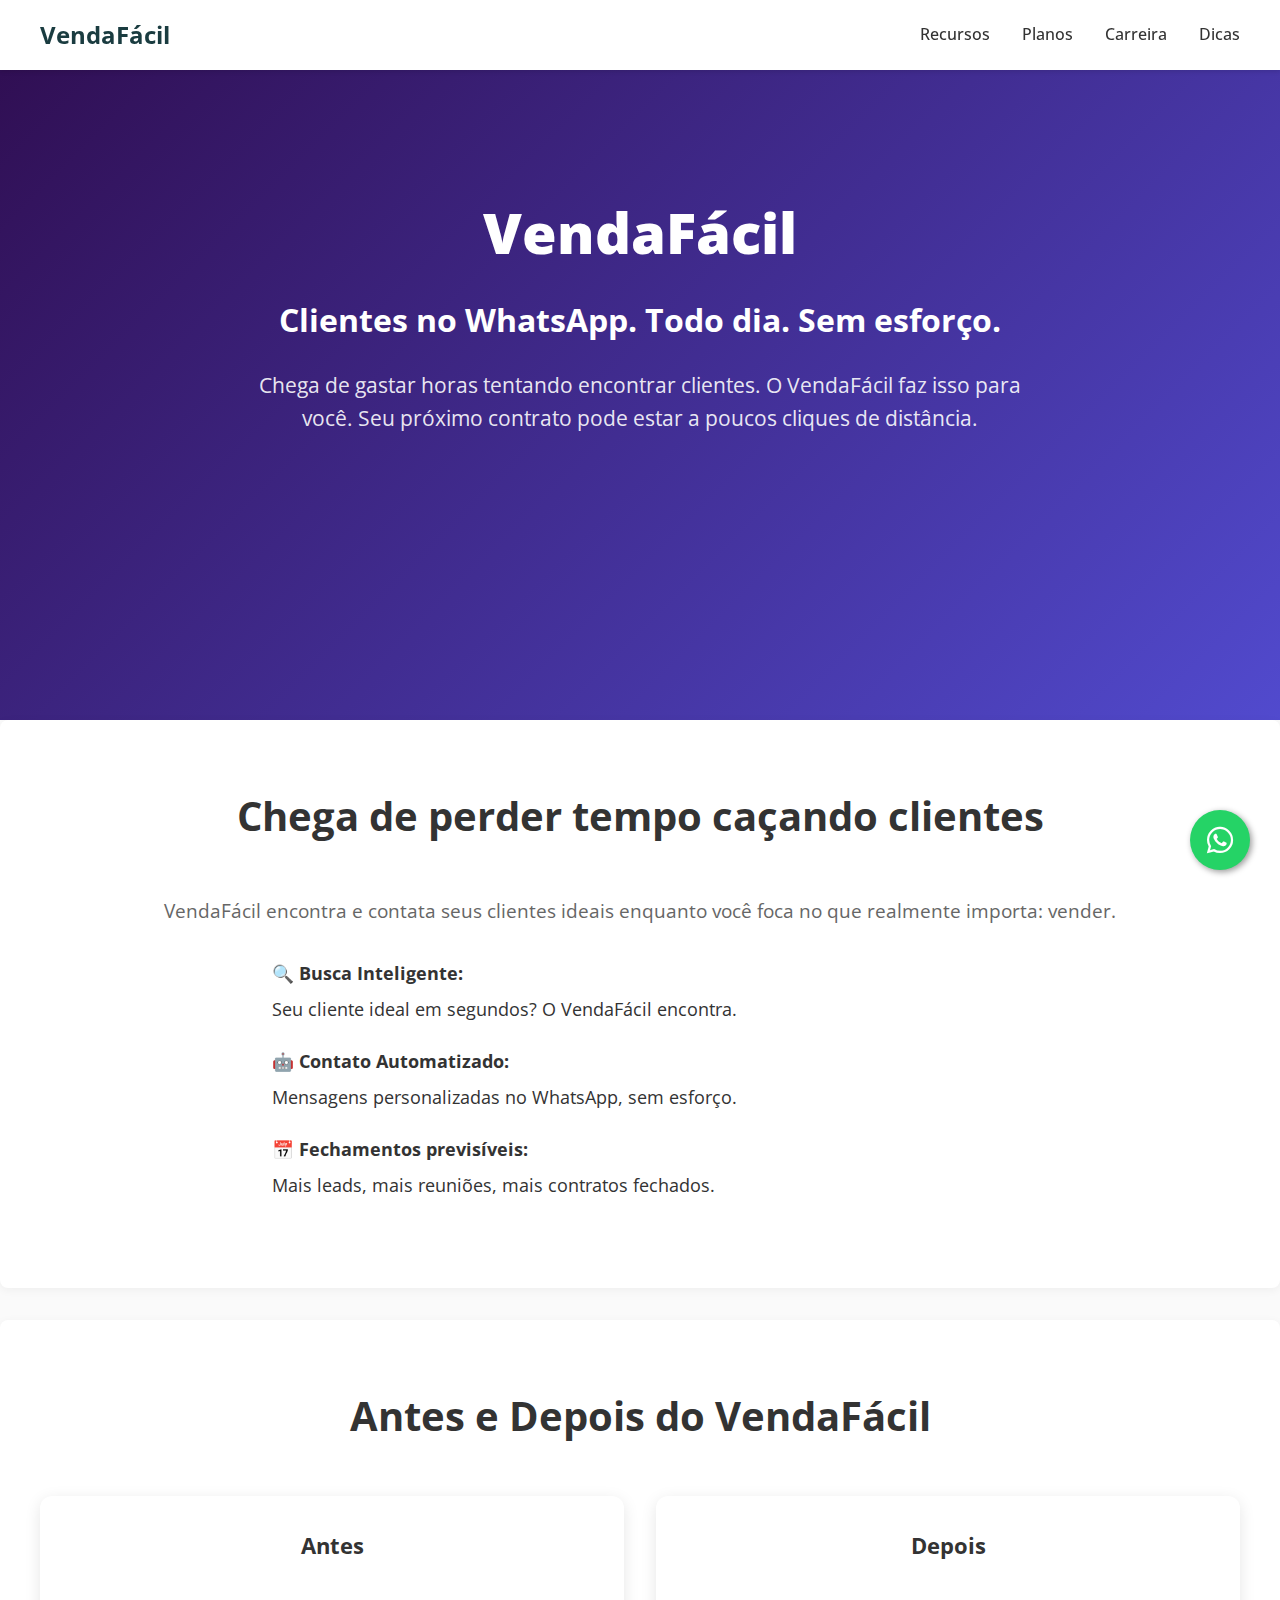
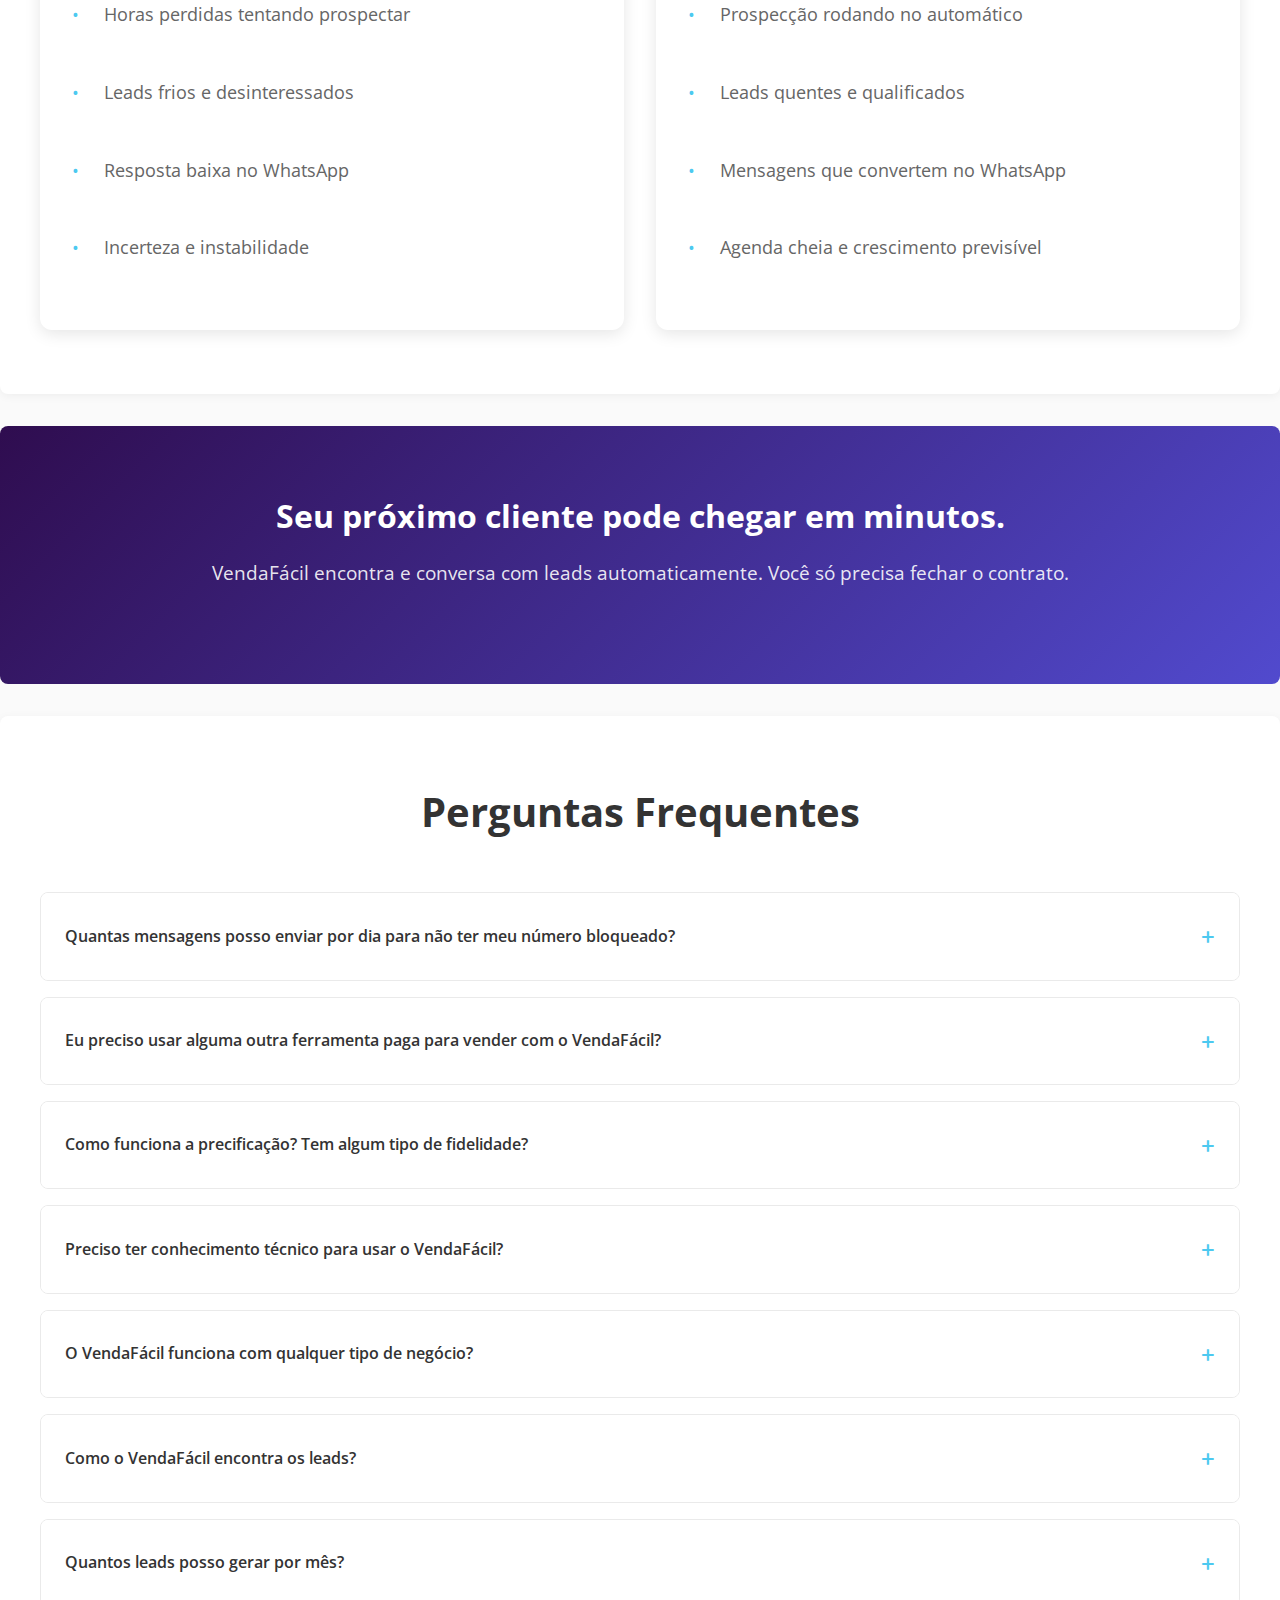
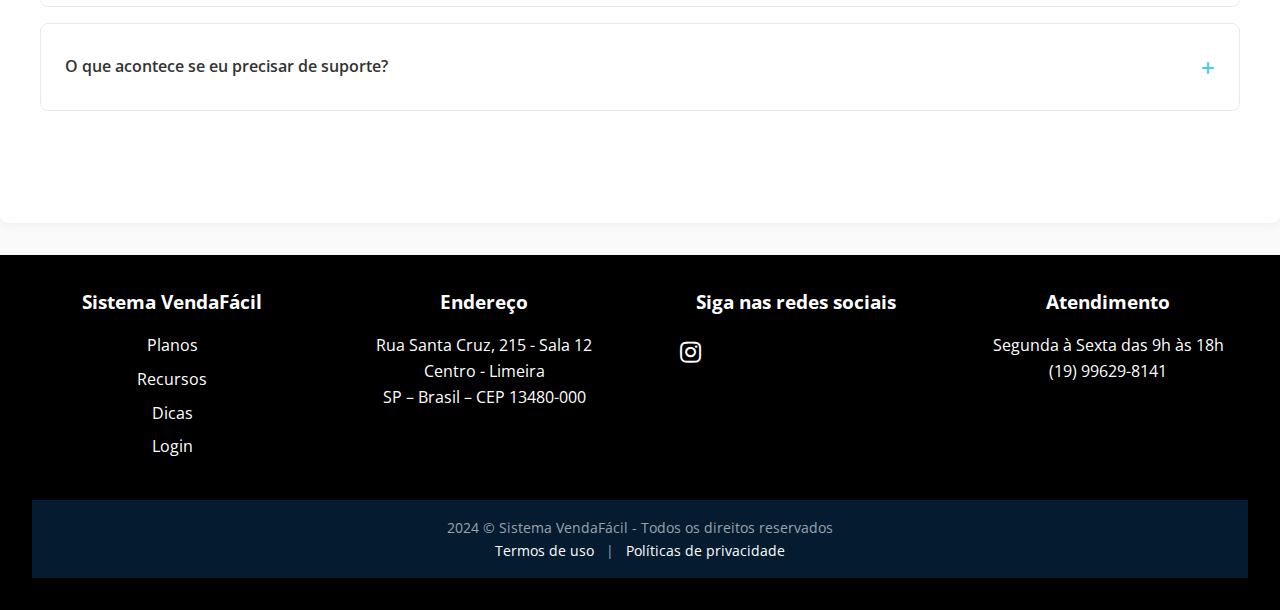
<file: index.html>
<!DOCTYPE html>
<html lang="pt-BR">
<head>
  <meta charset="UTF-8">
  <meta name="description" content="VendaFácil - Nunca mais perca tempo prospectando. Seu cliente ideal no WhatsApp, todo dia, sem esforço.">
  <meta name="keywords" content="Automação de Vendas, Prospecção Automática, Geração de Leads, WhatsApp Marketing, Inteligência Artificial, Escalar Negócios">
  <meta name="author" content="VendaFácil">
  <meta name="viewport" content="width=device-width, initial-scale=1.0">
  <title>VendaFácil | Chega de Perder Tempo com Prospecção.</title>
  <link rel="icon" href="public/favicon.png" type="image/png">
  <link href="https://fonts.googleapis.com/css2?family=Open+Sans:wght@400;600;700&display=swap" rel="stylesheet">
  <link rel="stylesheet" href="https://cdnjs.cloudflare.com/ajax/libs/font-awesome/5.15.4/css/all.min.css">
  <link rel="stylesheet" href="styles.css">
</head>
<body>
  <nav class="navbar">
    <div class="nav-container">
      <a href="/" class="nav-logo">VendaFácil</a>
      <div class="nav-links">
        <a href="/recursos.html">Recursos</a>
        <a href="/planos.html">Planos</a>
        <a href="/index.html">Carreira</a>
        <a href="/dicas.html">Dicas</a>
      </div>
    </div>
  </nav>

  <header>
    <section class="hero">
      <h1>VendaFácil</h1>
      <h2>Clientes no WhatsApp. Todo dia. Sem esforço.</h2>
      <p>Chega de gastar horas tentando encontrar clientes. O VendaFácil faz isso para você. Seu próximo contrato pode estar a poucos cliques de distância.</p>
      <div class="button-container">
        <script async src="https://js.stripe.com/v3/buy-button.js"></script>
        <stripe-buy-button
          buy-button-id="buy_btn_1R57S7CoZTeC5nOajlbuLwbz" 
          publishable-key="pk_live_51QmliPCoZTeC5nOaRVLxFNhtUYjsp9FOt6DeIuewyGBdLBSsdzO2x8KlAyEymA8U1mthbPV4na3BW1406AdH80uL00kKSb8GcO" 
        ></stripe-buy-button>
      </div>
    </section>
  </header>
  
  <main>
    <section class="section-color">
      <div class="section-content">
        <h2>Chega de perder tempo caçando clientes</h2>
        <p>VendaFácil encontra e contata seus clientes ideais enquanto você foca no que realmente importa: vender.</p>
        <ul>
          <li><strong>🔍 Busca Inteligente:</strong> Seu cliente ideal em segundos? O VendaFácil encontra.</li>
          <li><strong>🤖 Contato Automatizado:</strong> Mensagens personalizadas no WhatsApp, sem esforço.</li>
          <li><strong>📅 Fechamentos previsíveis:</strong> Mais leads, mais reuniões, mais contratos fechados.</li>
        </ul>
      </div>
    </section>
    
    <section class="section-color">
      <div class="section-content">
        <h2>Antes e Depois do VendaFácil</h2>
        <div class="antes-depois-container">
          <div class="antes-depois-card">
            <h3>Antes</h3>
            <ul>
              <li>Horas perdidas tentando prospectar</li>
              <li>Leads frios e desinteressados</li>
              <li>Resposta baixa no WhatsApp</li>
              <li>Incerteza e instabilidade</li>
            </ul>
          </div>
          <div class="antes-depois-card">
            <h3>Depois</h3>
            <ul>
              <li>Prospecção rodando no automático</li>
              <li>Leads quentes e qualificados</li>
              <li>Mensagens que convertem no WhatsApp</li>
              <li>Agenda cheia e crescimento previsível</li>
            </ul>
          </div>
        </div>
      </div>
    </section>
    
    <section class="cta-final">
      <h3>Seu próximo cliente pode chegar em minutos.</h3>
      <p>VendaFácil encontra e conversa com leads automaticamente. Você só precisa fechar o contrato.</p>
      <div class="button-container">
        <script async src="https://js.stripe.com/v3/buy-button.js"></script>
        <stripe-buy-button
          buy-button-id="buy_btn_1R57S7CoZTeC5nOajlbuLwbz" 
          publishable-key="pk_live_51QmliPCoZTeC5nOaRVLxFNhtUYjsp9FOt6DeIuewyGBdLBSsdzO2x8KlAyEymA8U1mthbPV4na3BW1406AdH80uL00kKSb8GcO" 
        ></stripe-buy-button>
      </div>
    </section>

    <section class="section-color faq-section">
      <div class="section-content">
        <h2>Perguntas Frequentes</h2>
        
        <div class="faq-item">
          <div class="question">Quantas mensagens posso enviar por dia para não ter meu número bloqueado?</div>
          <div class="answer">Se for um WhatsApp totalmente novo, aconselhamos chamar 40 pessoas por dia nos primeiros 15 dias com uma mensagem de alta probabilidade de resposta. Isso vai melhorando sua reputação. Depois de um tempo, você pode estar chamando mais de 100 pessoas por dia sem problemas. O sistema tem uma lógica também que simula comportamento humano, então isso também ajuda a evitar bloqueios.</div>
        </div>
        
        <div class="faq-item">
          <div class="question">Eu preciso usar alguma outra ferramenta paga para vender com o VendaFácil?</div>
          <div class="answer">Não! O VendaFácil é uma solução completa. Você só precisa dele e do WhatsApp. Nossa ferramenta cuida de toda a parte geração de lista abordagem inicial, permitindo que você foque apenas no fechamento das vendas.</div>
        </div>
        
        <div class="faq-item">
          <div class="question">Como funciona a precificação? Tem algum tipo de fidelidade?</div>
          <div class="answer">O VendaFácil tem um plano único mensal de R$97,00. Não existe períodos mínimos de fidelidade ou taxas ocultas. Você pode cancelar a hora que quiser e continuar a usar todas as funcionalidades, incluindo todos os ativos/prospecção, durante esse período.</div>
        </div>
        
        <div class="faq-item">
          <div class="question">Preciso ter conhecimento técnico para usar o VendaFácil?</div>
          <div class="answer">Absolutamente não! O VendaFácil foi desenvolvido pensando em ser super intuitivo e fácil de usar. Não é necessário conhecimento em programação ou habilidades técnicas avançadas. Qualquer pessoa que saiba usar o google e o whatsapp consegue utilizar nossa ferramenta.</div>
        </div>
        
        <div class="faq-item">
          <div class="question">O VendaFácil funciona com qualquer tipo de negócio?</div>
          <div class="answer">O VendaFácil é especialmente eficiente para empresas B2B e profissionais que precisam prospectar negócios locais como barbearias, academias, salões de beleza, clinicas, mercados, bares, restaurantes, consultorias, imobiliárias, etc.</div>
        </div>
        
        <div class="faq-item">
          <div class="question">Como o VendaFácil encontra os leads?</div>
          <div class="answer">Atualmente as listas são geradas pelo google maps e google business profile. Ainda estamos trabalhando para expandir para outras fontes como dados da receita federal e linkedin.</div>
        </div>
        
        <div class="faq-item">
          <div class="question">Quantos leads posso gerar por mês?</div>
          <div class="answer">Não há limite definido para geração de leads. A quantidade dependerá do seu nicho de mercado e da disponibilidade de contatos. No entanto, considerando os limites seguros de mensagens do WhatsApp mencionados anteriormente, você pode facilmente prospectar entre 1.000 a 3.000 leads qualificados por mês após o período inicial.</div>
        </div>
        
        <div class="faq-item">
          <div class="question">O que acontece se eu precisar de suporte?</div>
          <div class="answer">Oferecemos suporte prioritário para todos os clientes via WhatsApp. Nossa equipe está disponível em horário comercial para ajudar com qualquer dúvida ou problema que você possa enfrentar.</div>
        </div>

        <!-- Buy Button after FAQ -->
        <div class="button-container" style="margin-top: 3rem; text-align: center;">
          <script async src="https://js.stripe.com/v3/buy-button.js"></script>
          <stripe-buy-button
            buy-button-id="buy_btn_1R57S7CoZTeC5nOajlbuLwbz" 
            publishable-key="pk_live_51QmliPCoZTeC5nOaRVLxFNhtUYjsp9FOt6DeIuewyGBdLBSsdzO2x8KlAyEymA8U1mthbPV4na3BW1406AdH80uL00kKSb8GcO" 
          ></stripe-buy-button>
        </div>
      </div>
    </section>
  </main>
  
  <footer style="background-color: #000; color: #fff; padding: 2rem; font-family: sans-serif;">
    <div class="footer-container" style="display: flex; flex-wrap: wrap; justify-content: space-between;">
      <!-- Left Column: Menu Links -->
      <div class="footer-column" style="flex: 1 1 200px; margin: 0 1rem;">
        <h3 style="margin-bottom: 1rem;">Sistema VendaFácil</h3>
        <ul style="list-style: none; padding: 0; margin: 0;">
          <li style="margin-bottom: 0.5rem;">
            <a href="carry_lp/planos.html" style="color: #fff; text-decoration: none;">Planos</a>
          </li>
          <li style="margin-bottom: 0.5rem;">
            <a href="carry_lp/recursos.html" style="color: #fff; text-decoration: none;">Recursos</a>
          </li>
          <li style="margin-bottom: 0.5rem;">
            <a href="carry_lp/dicas.html" style="color: #fff; text-decoration: none;">Dicas</a>
          </li>
          <li style="margin-bottom: 0.5rem;">
            <a href="https://frontcarry-production.up.railway.app/" style="color: #fff; text-decoration: none;">Login</a>
          </li>
        </ul>
      </div>
      
      <!-- Middle Column: Address -->
      <div class="footer-column" style="flex: 1 1 200px; margin: 0 1rem;">
        <h3 style="margin-bottom: 1rem;">Endereço</h3>
        <address style="font-style: normal;">
          Rua Santa Cruz, 215 - Sala 12<br>
          Centro - Limeira<br>
          SP – Brasil – CEP 13480-000
        </address>
      </div>
      
      <!-- Middle Column: Social Media -->
      <div class="footer-column" style="flex: 1 1 200px; margin: 0 1rem;">
        <h3 style="margin-bottom: 1rem;">Siga nas redes sociais</h3>
        <div style="display: flex; gap: 1rem;">
          <a href="https://instagram.com/sistemavendafacil" style="color: #fff; font-size: 1.5rem;" target="_blank">
            <i class="fab fa-instagram"></i>
          </a>
        </div>
      </div>
      
      <!-- Right Column: Contact/Support -->
      <div class="footer-column" style="flex: 1 1 200px; margin: 0 1rem;">
        <h3 style="margin-bottom: 1rem;">Atendimento</h3>
        <p>
          Segunda à Sexta das 9h às 18h<br>
          (19) 99629-8141
        </p>
      </div>
    </div>
    
    <!-- Bottom Bar: Copyright -->
    <div class="footer-bottom" style="text-align: center; margin-top: 2rem;">
      <p>2024 © Sistema VendaFácil - Todos os direitos reservados</p>
      <p>
        <a href="#termos" style="color: #fff; text-decoration: none; margin-right: 0.5rem;">Termos de uso</a> | 
        <a href="#politicas" style="color: #fff; text-decoration: none; margin-left: 0.5rem;">Políticas de privacidade</a>
      </p>
    </div>
  </footer>
  

  <script>
    // FAQ Accordion functionality
    document.addEventListener('DOMContentLoaded', function() {
      const questions = document.querySelectorAll('.question');
      
      questions.forEach(question => {
        question.addEventListener('click', function() {
          // Toggle active class on the question
          this.classList.toggle('active');
          
          // Toggle show class on the answer
          const answer = this.nextElementSibling;
          answer.classList.toggle('show');
          
          // Close other open FAQs (optional - remove if you want multiple open at once)
          questions.forEach(q => {
            if (q !== question) {
              q.classList.remove('active');
              q.nextElementSibling.classList.remove('show');
            }
          });
        });
      });
    });
  </script>
  <a href="https://wa.me/5519996298141" class="whatsapp-float" target="_blank">
    <i class="fab fa-whatsapp"></i>
  </a>
</body>
</html>
</file>
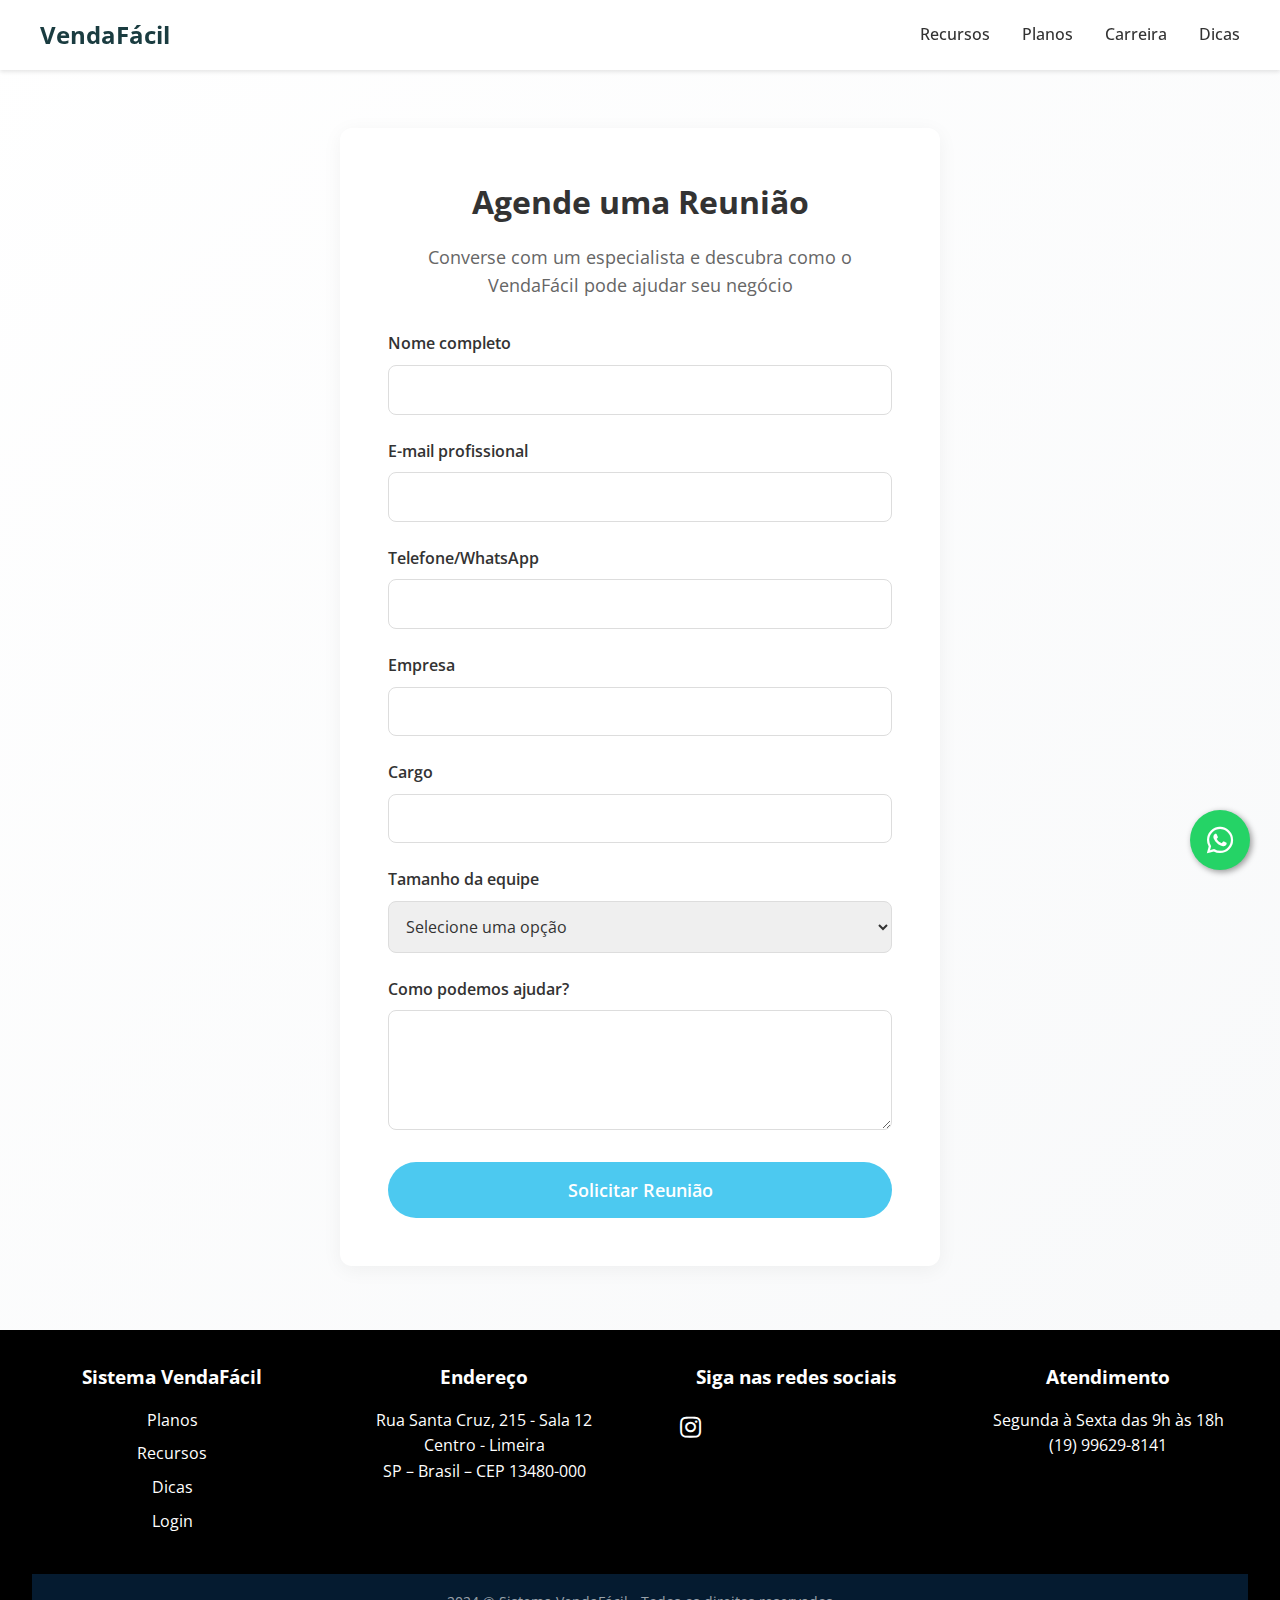
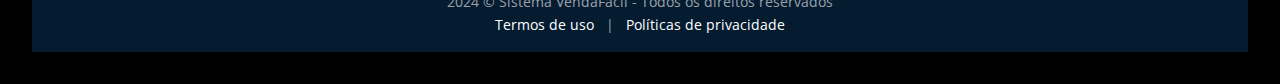
<file: form.html>
<!DOCTYPE html>
<html lang="pt-BR">
<head>
  <meta charset="UTF-8">
  <meta name="description" content="VendaFácil - Agende uma reunião com nossa equipe">
  <meta name="viewport" content="width=device-width, initial-scale=1.0">
  <title>Agendar Reunião | VendaFácil</title>
  <link rel="icon" href="public/favicon.png" type="image/png">
  <link href="https://fonts.googleapis.com/css2?family=Open+Sans:wght@400;600;700&display=swap" rel="stylesheet">
  <link rel="stylesheet" href="https://cdnjs.cloudflare.com/ajax/libs/font-awesome/5.15.4/css/all.min.css">
  <link rel="stylesheet" href="styles.css">
  <style>
    .form-section {
      padding: 8rem 2rem 4rem;
      background: linear-gradient(135deg, #ffffff, #f8f9fa);
      min-height: 100vh;
    }
    
    .form-container {
      max-width: 600px;
      margin: 0 auto;
      background: white;
      padding: 3rem;
      border-radius: 12px;
      box-shadow: 0 4px 20px rgba(0, 0, 0, 0.05);
    }
    
    .form-header {
      text-align: center;
      margin-bottom: 2rem;
    }
    
    .form-header h1 {
      font-size: 2rem;
      color: #333;
      margin-bottom: 1rem;
    }
    
    .form-header p {
      color: #666;
      font-size: 1.1rem;
    }
    
    .form-group {
      margin-bottom: 1.5rem;
    }
    
    .form-group label {
      display: block;
      margin-bottom: 0.5rem;
      color: #333;
      font-weight: 600;
    }
    
    .form-group input,
    .form-group select,
    .form-group textarea {
      width: 100%;
      padding: 0.8rem;
      border: 1px solid #ddd;
      border-radius: 8px;
      font-size: 1rem;
      color: #333;
      transition: border-color 0.3s ease;
    }
    
    .form-group input:focus,
    .form-group select:focus,
    .form-group textarea:focus {
      outline: none;
      border-color: #4cc9f0;
    }
    
    .form-group textarea {
      min-height: 120px;
      resize: vertical;
    }
    
    .submit-button {
      display: block;
      width: 100%;
      padding: 1rem;
      background: #4cc9f0;
      color: white;
      border: none;
      border-radius: 50px;
      font-size: 1.1rem;
      font-weight: 600;
      cursor: pointer;
      transition: all 0.3s ease;
    }
    
    .submit-button:hover {
      background: #3ab8df;
      transform: translateY(-2px);
    }

    @media (max-width: 768px) {
      .form-container {
        padding: 2rem;
      }
    }
  </style>
</head>
<body>
  <nav class="navbar">
    <div class="nav-container">
      <a href="/" class="nav-logo">VendaFácil</a>
      <div class="nav-links">
        <a href="carry_lp/recursos.html">Recursos</a>
        <a href="carry_lp/planos.html">Planos</a>
        <a href="carry_lp/index.html">Carreira</a>
        <a href="carry_lp/dicas.html">Dicas</a>
      </div>
    </div>
  </nav>

  <main class="form-section">
    <div class="form-container">
      <div class="form-header">
        <h1>Agende uma Reunião</h1>
        <p>Converse com um especialista e descubra como o VendaFácil pode ajudar seu negócio</p>
      </div>
      
      <form id="meeting-form" action="https://formspree.io/f/xoqgkbvb" method="POST">
        <div class="form-group">
          <label for="name">Nome completo</label>
          <input type="text" id="name" name="name" required>
        </div>
        
        <div class="form-group">
          <label for="email">E-mail profissional</label>
          <input type="email" id="email" name="email" required>
        </div>
        
        <div class="form-group">
          <label for="phone">Telefone/WhatsApp</label>
          <input type="tel" id="phone" name="phone" required>
        </div>
        
        <div class="form-group">
          <label for="company">Empresa</label>
          <input type="text" id="company" name="company" required>
        </div>
        
        <div class="form-group">
          <label for="role">Cargo</label>
          <input type="text" id="role" name="role" required>
        </div>
        
        <div class="form-group">
          <label for="team-size">Tamanho da equipe</label>
          <select id="team-size" name="team-size" required>
            <option value="">Selecione uma opção</option>
            <option value="1">1 pessoa</option>
            <option value="2-5">2 a 5 pessoas</option>
            <option value="6-10">6 a 10 pessoas</option>
            <option value="11+">Mais de 10 pessoas</option>
          </select>
        </div>
        
        <div class="form-group">
          <label for="message">Como podemos ajudar?</label>
          <textarea id="message" name="message" required></textarea>
        </div>
        
        <button type="submit" class="submit-button">Solicitar Reunião</button>
      </form>
    </div>
  </main>

  <footer style="background-color: #000; color: #fff; padding: 2rem; font-family: sans-serif;">
    <div class="footer-container" style="display: flex; flex-wrap: wrap; justify-content: space-between;">
      <!-- Left Column: Menu Links -->
      <div class="footer-column" style="flex: 1 1 200px; margin: 0 1rem;">
        <h3 style="margin-bottom: 1rem;">Sistema VendaFácil</h3>
        <ul style="list-style: none; padding: 0; margin: 0;">
          <li style="margin-bottom: 0.5rem;">
            <a href="planos.html" style="color: #fff; text-decoration: none;">Planos</a>
          </li>
          <li style="margin-bottom: 0.5rem;">
            <a href="recursos.html" style="color: #fff; text-decoration: none;">Recursos</a>
          </li>
          <li style="margin-bottom: 0.5rem;">
            <a href="dicas.html" style="color: #fff; text-decoration: none;">Dicas</a>
          </li>
          <li style="margin-bottom: 0.5rem;">
            <a href="https://frontcarry-production.up.railway.app/" style="color: #fff; text-decoration: none;">Login</a>
          </li>
        </ul>
      </div>
      
      <!-- Middle Column: Address -->
      <div class="footer-column" style="flex: 1 1 200px; margin: 0 1rem;">
        <h3 style="margin-bottom: 1rem;">Endereço</h3>
        <address style="font-style: normal;">
          Rua Santa Cruz, 215 - Sala 12<br>
          Centro - Limeira<br>
          SP – Brasil – CEP 13480-000
        </address>
      </div>
      
      <!-- Middle Column: Social Media -->
      <div class="footer-column" style="flex: 1 1 200px; margin: 0 1rem;">
        <h3 style="margin-bottom: 1rem;">Siga nas redes sociais</h3>
        <div style="display: flex; gap: 1rem;">          
          <a href="https://instagram.com/sistemavendafacil" style="color: #fff; font-size: 1.5rem;" target="_blank">
            <i class="fab fa-instagram"></i>
          </a>
        </div>
      </div>
      
      <!-- Right Column: Contact/Support -->
      <div class="footer-column" style="flex: 1 1 200px; margin: 0 1rem;">
        <h3 style="margin-bottom: 1rem;">Atendimento</h3>
        <p>
          Segunda à Sexta das 9h às 18h<br>
          (19) 99629-8141
        </p>
      </div>
    </div>
    
    <!-- Bottom Bar: Copyright -->
    <div class="footer-bottom" style="text-align: center; margin-top: 2rem;">
      <p>2024 © Sistema VendaFácil - Todos os direitos reservados</p>
      <p>
        <a href="#termos" style="color: #fff; text-decoration: none; margin-right: 0.5rem;">Termos de uso</a> | 
        <a href="#politicas" style="color: #fff; text-decoration: none; margin-left: 0.5rem;">Políticas de privacidade</a>
      </p>
    </div>
  </footer>

  <a href="https://wa.me/5519996298141" class="whatsapp-float" target="_blank">
    <i class="fab fa-whatsapp"></i>
  </a>
</body>
</html>
</file>
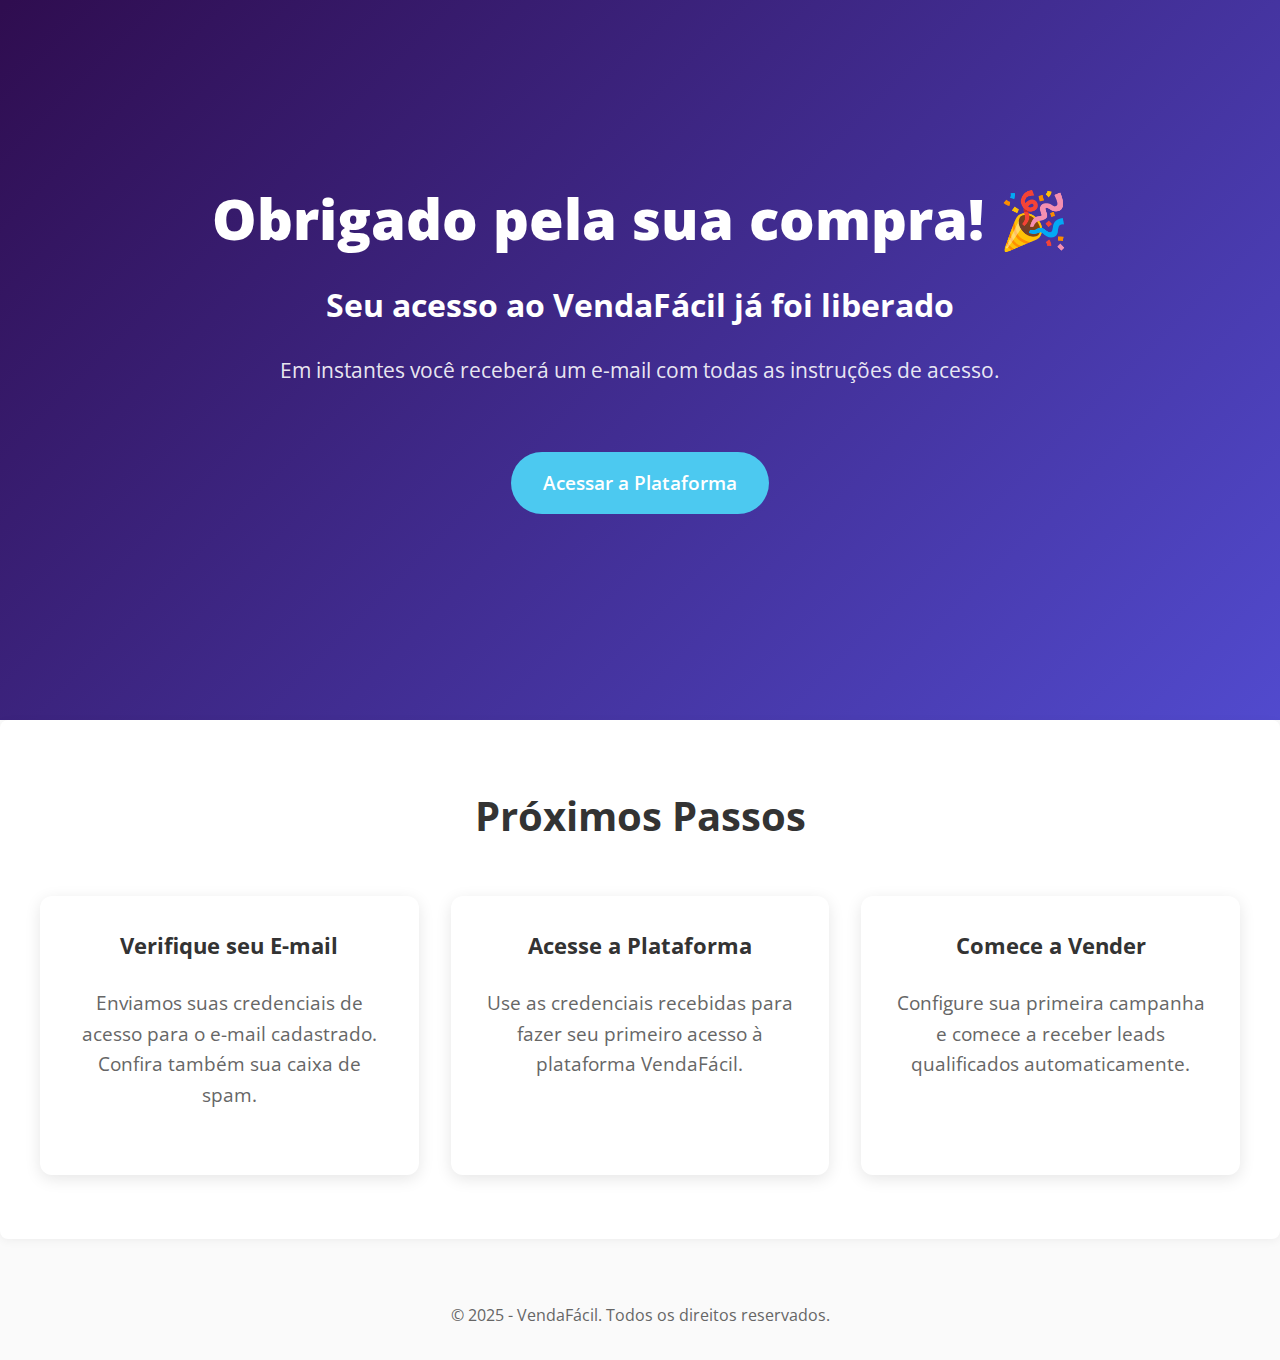
<file: obrigado.html>
<!DOCTYPE html>
<html lang="pt-BR">
<head>
    <meta charset="UTF-8">
    <meta name="viewport" content="width=device-width, initial-scale=1.0">
    <title>Obrigado pela Compra! | VendaFácil</title>
    <link href="https://fonts.googleapis.com/css2?family=Open+Sans:wght@400;600;700&display=swap" rel="stylesheet">
    <link rel="stylesheet" href="styles.css">
</head>
<body>
    <header>
        <section class="hero">
            <h1>Obrigado pela sua compra! 🎉</h1>
            <h2>Seu acesso ao VendaFácil já foi liberado</h2>
            <p>Em instantes você receberá um e-mail com todas as instruções de acesso.</p>
            <div class="button-container">
                <a href="https://frontcarry-production.up.railway.app/home" class="hero-button">Acessar a Plataforma</a>
            </div>
        </section>
    </header>
    <main>
        <section class="section-color">
            <div class="section-content">
                <h2>Próximos Passos</h2>
                <div class="cards-container">
                    <div class="card">
                        <h3>Verifique seu E-mail</h3>
                        <p>Enviamos suas credenciais de acesso para o e-mail cadastrado. Confira também sua caixa de spam.</p>
                    </div>
                    <div class="card">
                        <h3>Acesse a Plataforma</h3>
                        <p>Use as credenciais recebidas para fazer seu primeiro acesso à plataforma VendaFácil.</p>
                    </div>
                    <div class="card">
                        <h3>Comece a Vender</h3>
                        <p>Configure sua primeira campanha e comece a receber leads qualificados automaticamente.</p>
                    </div>
                </div>
            </div>
        </section>
    </main>
    <footer>
        <p>&copy; 2025 - VendaFácil. Todos os direitos reservados.</p>
    </footer>
</body>
</html>
</file>
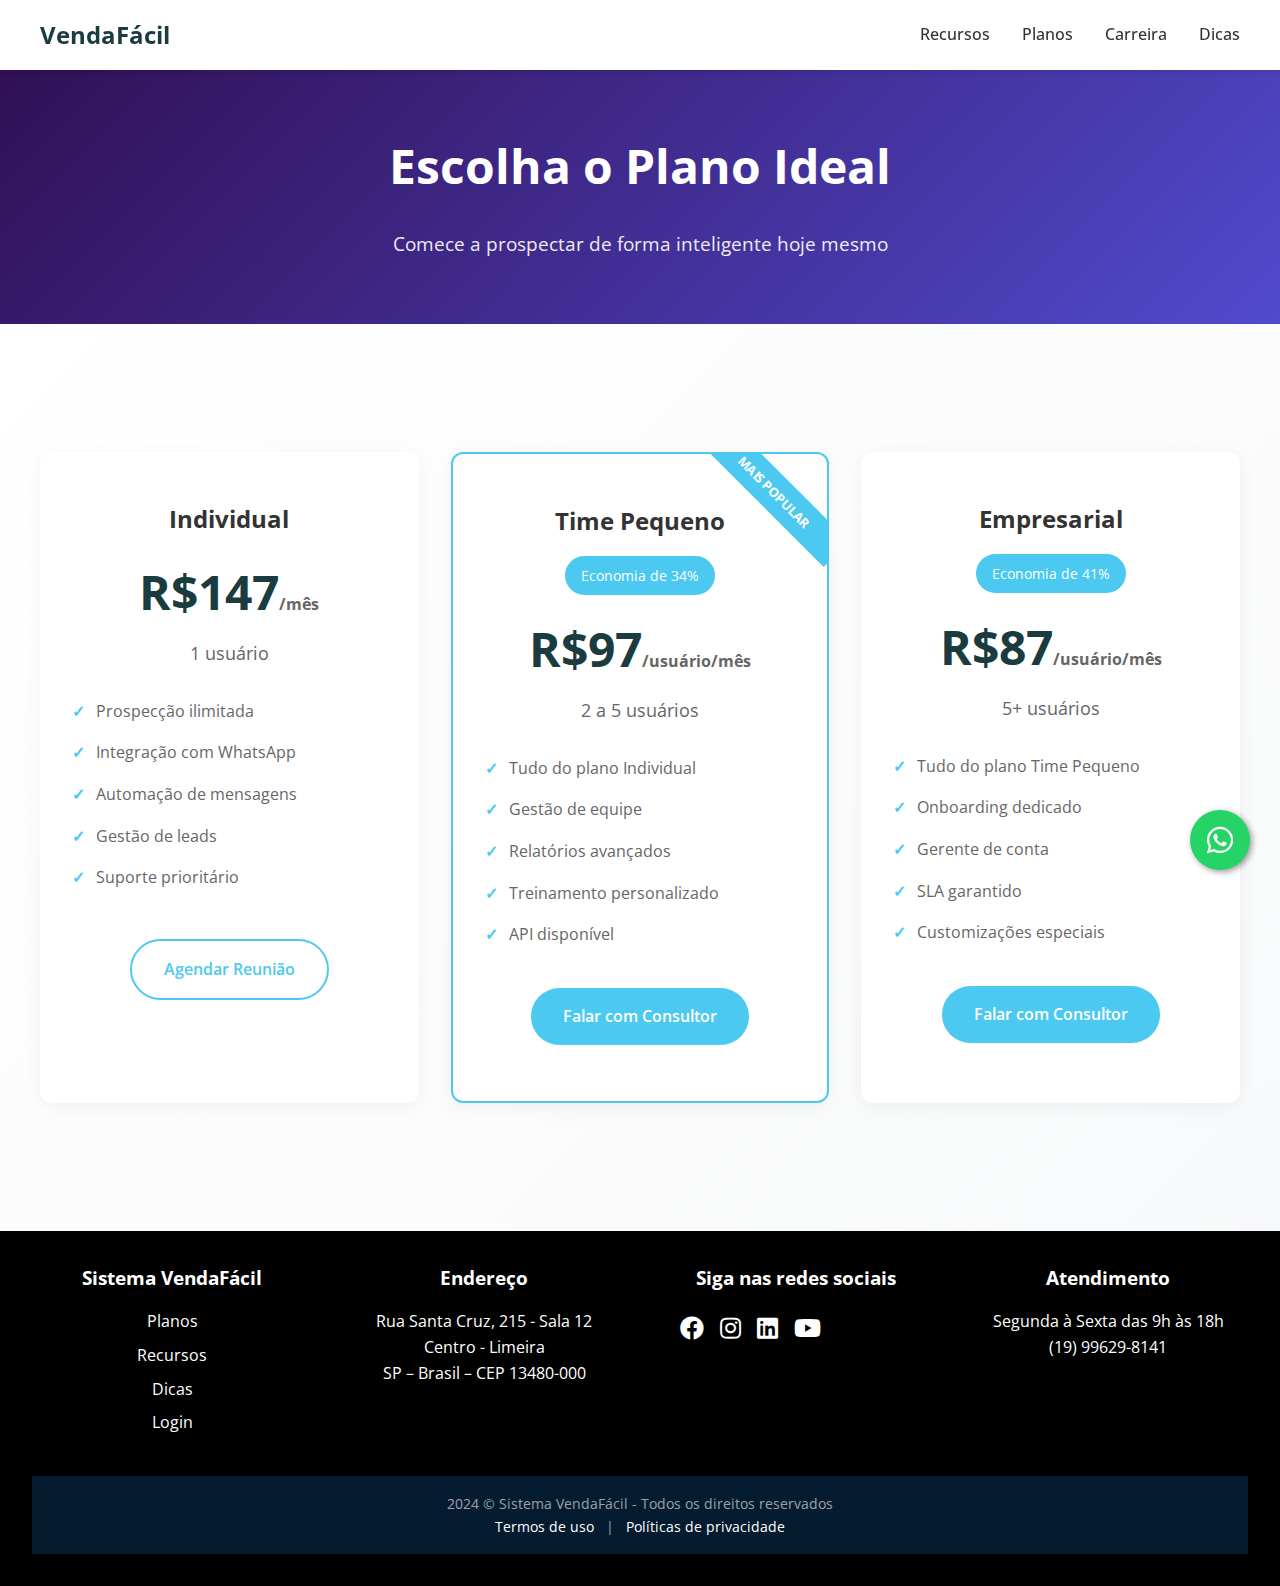
<file: planos.html>
<!DOCTYPE html>
<html lang="pt-BR">
<head>
  <meta charset="UTF-8">
  <meta name="description" content="VendaFácil - Planos e preços para automatizar sua prospecção e aumentar suas vendas.">
  <meta name="keywords" content="Automação de Vendas, Prospecção Automática, Geração de Leads, WhatsApp Marketing, Inteligência Artificial, Escalar Negócios">
  <meta name="author" content="VendaFácil">
  <meta name="viewport" content="width=device-width, initial-scale=1.0">
  <title>Planos | VendaFácil</title>
  <link rel="icon" href="public/favicon.png" type="image/png">
  <link href="https://fonts.googleapis.com/css2?family=Open+Sans:wght@400;600;700&display=swap" rel="stylesheet">
  <link rel="stylesheet" href="https://cdnjs.cloudflare.com/ajax/libs/font-awesome/5.15.4/css/all.min.css">
  <link rel="stylesheet" href="styles.css">
  <style>
    .pricing-section {
      padding: 6rem 2rem;
      background: linear-gradient(135deg, #ffffff, #f8f9fa);
    }
    
    .pricing-container {
      max-width: 1200px;
      margin: 0 auto;
      display: grid;
      grid-template-columns: repeat(auto-fit, minmax(300px, 1fr));
      gap: 2rem;
      padding: 2rem 0;
    }
    
    .pricing-card {
      background: white;
      padding: 3rem 2rem;
      border-radius: 12px;
      box-shadow: 0 4px 20px rgba(0, 0, 0, 0.05);
      text-align: center;
      transition: transform 0.3s ease;
      position: relative;
      overflow: hidden;
    }
    
    .pricing-card:hover {
      transform: translateY(-10px);
    }
    
    .pricing-card.popular {
      border: 2px solid #4cc9f0;
    }
    
    .popular-tag {
      position: absolute;
      top: 20px;
      right: -35px;
      background: #4cc9f0;
      color: white;
      padding: 8px 40px;
      transform: rotate(45deg);
      font-size: 0.8rem;
      font-weight: bold;
    }
    
    .plan-name {
      font-size: 1.5rem;
      color: #333;
      margin-bottom: 1rem;
    }
    
    .plan-price {
      font-size: 3rem;
      color: #1A3C40;
      font-weight: bold;
      margin-bottom: 0.5rem;
    }
    
    .plan-price small {
      font-size: 1rem;
      color: #666;
    }
    
    .plan-users {
      color: #666;
      margin-bottom: 2rem;
      font-size: 1.1rem;
    }
    
    .plan-features {
      list-style: none;
      padding: 0;
      margin: 0 0 2rem;
      text-align: left;
    }
    
    .plan-features li {
      margin-bottom: 1rem;
      padding-left: 1.5rem;
      position: relative;
      color: #666;
    }
    
    .plan-features li::before {
      content: "✓";
      color: #4cc9f0;
      position: absolute;
      left: 0;
      font-weight: bold;
    }
    
    .cta-button {
      display: inline-block;
      padding: 1rem 2rem;
      background: #4cc9f0;
      color: white;
      text-decoration: none;
      border-radius: 50px;
      font-weight: 600;
      transition: all 0.3s ease;
      margin: 0.5rem;
    }
    
    .cta-button:hover {
      background: #3ab8df;
      transform: translateY(-2px);
    }

    .cta-button.secondary {
      background: transparent;
      border: 2px solid #4cc9f0;
      color: #4cc9f0;
    }

    .cta-button.secondary:hover {
      background: rgba(76, 201, 240, 0.1);
    }

    .cta-container {
      display: flex;
      flex-direction: column;
      gap: 0.5rem;
      align-items: center;
    }

    .hero-planos {
      background: linear-gradient(135deg, rgba(36, 0, 70, 0.95), rgba(63, 55, 201, 0.9));
      padding: 8rem 2rem 4rem;
      text-align: center;
      color: white;
    }

    .hero-planos h1 {
      font-size: 3rem;
      margin-bottom: 1.5rem;
    }

    .hero-planos p {
      font-size: 1.2rem;
      max-width: 800px;
      margin: 0 auto;
      opacity: 0.9;
    }

    .savings-tag {
      background: #4cc9f0;
      color: white;
      padding: 0.5rem 1rem;
      border-radius: 20px;
      font-size: 0.9rem;
      margin-bottom: 1rem;
      display: inline-block;
    }
  </style>
</head>
<body>
  <nav class="navbar">
    <div class="nav-container">
      <a href="/" class="nav-logo">VendaFácil</a>
      <div class="nav-links">
        <a href="carry_lp/recursos.html">Recursos</a>
        <a href="carry_lp/planos.html" class="active">Planos</a>
        <a href="carry_lp/index.html">Carreira</a>
        <a href="carry_lp/dicas.html">Dicas</a>
      </div>
    </div>
  </nav>

  <header class="hero-planos">
    <h1>Escolha o Plano Ideal</h1>
    <p>Comece a prospectar de forma inteligente hoje mesmo</p>
  </header>

  <main class="pricing-section">
    <div class="pricing-container">
      <!-- Individual Plan -->
      <div class="pricing-card">
        <h2 class="plan-name">Individual</h2>
        <div class="plan-price">R$147<small>/mês</small></div>
        <div class="plan-users">1 usuário</div>
        <ul class="plan-features">
          <li>Prospecção ilimitada</li>
          <li>Integração com WhatsApp</li>
          <li>Automação de mensagens</li>
          <li>Gestão de leads</li>
          <li>Suporte prioritário</li>
        </ul>
        <div class="cta-container">
          <script async src="https://js.stripe.com/v3/buy-button.js"></script>
          <stripe-buy-button
            buy-button-id="buy_btn_1R57S7CoZTeC5nOajlbuLwbz" 
            publishable-key="pk_live_51QmliPCoZTeC5nOaRVLxFNhtUYjsp9FOt6DeIuewyGBdLBSsdzO2x8KlAyEymA8U1mthbPV4na3BW1406AdH80uL00kKSb8GcO" 
          ></stripe-buy-button>
          <a href="https://wa.me/5519996298141?text=Olá! Gostaria de saber mais sobre o plano para times pequenos do VendaFácil" class="cta-button secondary">Agendar Reunião</a>
        </div>
      </div>

      <!-- Small Team Plan -->
      <div class="pricing-card popular">
        <div class="popular-tag">MAIS POPULAR</div>
        <h2 class="plan-name">Time Pequeno</h2>
        <div class="savings-tag">Economia de 34%</div>
        <div class="plan-price">R$97<small>/usuário/mês</small></div>
        <div class="plan-users">2 a 5 usuários</div>
        <ul class="plan-features">
          <li>Tudo do plano Individual</li>
          <li>Gestão de equipe</li>
          <li>Relatórios avançados</li>
          <li>Treinamento personalizado</li>
          <li>API disponível</li>
        </ul>
        <a href="https://wa.me/5519996298141?text=Olá! Gostaria de saber mais sobre o plano para times pequenos do VendaFácil" class="cta-button">Falar com Consultor</a>
      </div>

      <!-- Enterprise Plan -->
      <div class="pricing-card">
        <h2 class="plan-name">Empresarial</h2>
        <div class="savings-tag">Economia de 41%</div>
        <div class="plan-price">R$87<small>/usuário/mês</small></div>
        <div class="plan-users">5+ usuários</div>
        <ul class="plan-features">
          <li>Tudo do plano Time Pequeno</li>
          <li>Onboarding dedicado</li>
          <li>Gerente de conta</li>
          <li>SLA garantido</li>
          <li>Customizações especiais</li>
        </ul>
        <a href="https://wa.me/5519996298141?text=Olá! Gostaria de saber mais sobre o plano empresarial do VendaFácil" class="cta-button">Falar com Consultor</a>
      </div>
    </div>
  </main>

  <footer style="background-color: #000; color: #fff; padding: 2rem; font-family: sans-serif;">
    <div class="footer-container" style="display: flex; flex-wrap: wrap; justify-content: space-between;">
      <!-- Left Column: Menu Links -->
      <div class="footer-column" style="flex: 1 1 200px; margin: 0 1rem;">
        <h3 style="margin-bottom: 1rem;">Sistema VendaFácil</h3>
        <ul style="list-style: none; padding: 0; margin: 0;">
          <li style="margin-bottom: 0.5rem;">
            <a href="planos.html" style="color: #fff; text-decoration: none;">Planos</a>
          </li>
          <li style="margin-bottom: 0.5rem;">
            <a href="recursos.html" style="color: #fff; text-decoration: none;">Recursos</a>
          </li>
          <li style="margin-bottom: 0.5rem;">
            <a href="dicas.html" style="color: #fff; text-decoration: none;">Dicas</a>
          </li>
          <li style="margin-bottom: 0.5rem;">
            <a href="https://frontcarry-production.up.railway.app/" style="color: #fff; text-decoration: none;">Login</a>
          </li>
        </ul>
      </div>
      
      <!-- Middle Column: Address -->
      <div class="footer-column" style="flex: 1 1 200px; margin: 0 1rem;">
        <h3 style="margin-bottom: 1rem;">Endereço</h3>
        <address style="font-style: normal;">
          Rua Santa Cruz, 215 - Sala 12<br>
          Centro - Limeira<br>
          SP – Brasil – CEP 13480-000
        </address>
      </div>
      
      <!-- Middle Column: Social Media -->
      <div class="footer-column" style="flex: 1 1 200px; margin: 0 1rem;">
        <h3 style="margin-bottom: 1rem;">Siga nas redes sociais</h3>
        <div style="display: flex; gap: 1rem;">
          <a href="https://facebook.com" style="color: #fff; font-size: 1.5rem;" target="_blank">
            <i class="fab fa-facebook"></i>
          </a>
          <a href="https://instagram.com" style="color: #fff; font-size: 1.5rem;" target="_blank">
            <i class="fab fa-instagram"></i>
          </a>
          <a href="https://linkedin.com" style="color: #fff; font-size: 1.5rem;" target="_blank">
            <i class="fab fa-linkedin"></i>
          </a>
          <a href="https://youtube.com" style="color: #fff; font-size: 1.5rem;" target="_blank">
            <i class="fab fa-youtube"></i>
          </a>
        </div>
      </div>
      
      <!-- Right Column: Contact/Support -->
      <div class="footer-column" style="flex: 1 1 200px; margin: 0 1rem;">
        <h3 style="margin-bottom: 1rem;">Atendimento</h3>
        <p>
          Segunda à Sexta das 9h às 18h<br>
          (19) 99629-8141
        </p>
      </div>
    </div>
    
    <!-- Bottom Bar: Copyright -->
    <div class="footer-bottom" style="text-align: center; margin-top: 2rem;">
      <p>2024 © Sistema VendaFácil - Todos os direitos reservados</p>
      <p>
        <a href="#termos" style="color: #fff; text-decoration: none; margin-right: 0.5rem;">Termos de uso</a> | 
        <a href="#politicas" style="color: #fff; text-decoration: none; margin-left: 0.5rem;">Políticas de privacidade</a>
      </p>
    </div>
  </footer>

  <a href="https://wa.me/5519996298141" class="whatsapp-float" target="_blank">
    <i class="fab fa-whatsapp"></i>
  </a>
</body>
</html>
</file>
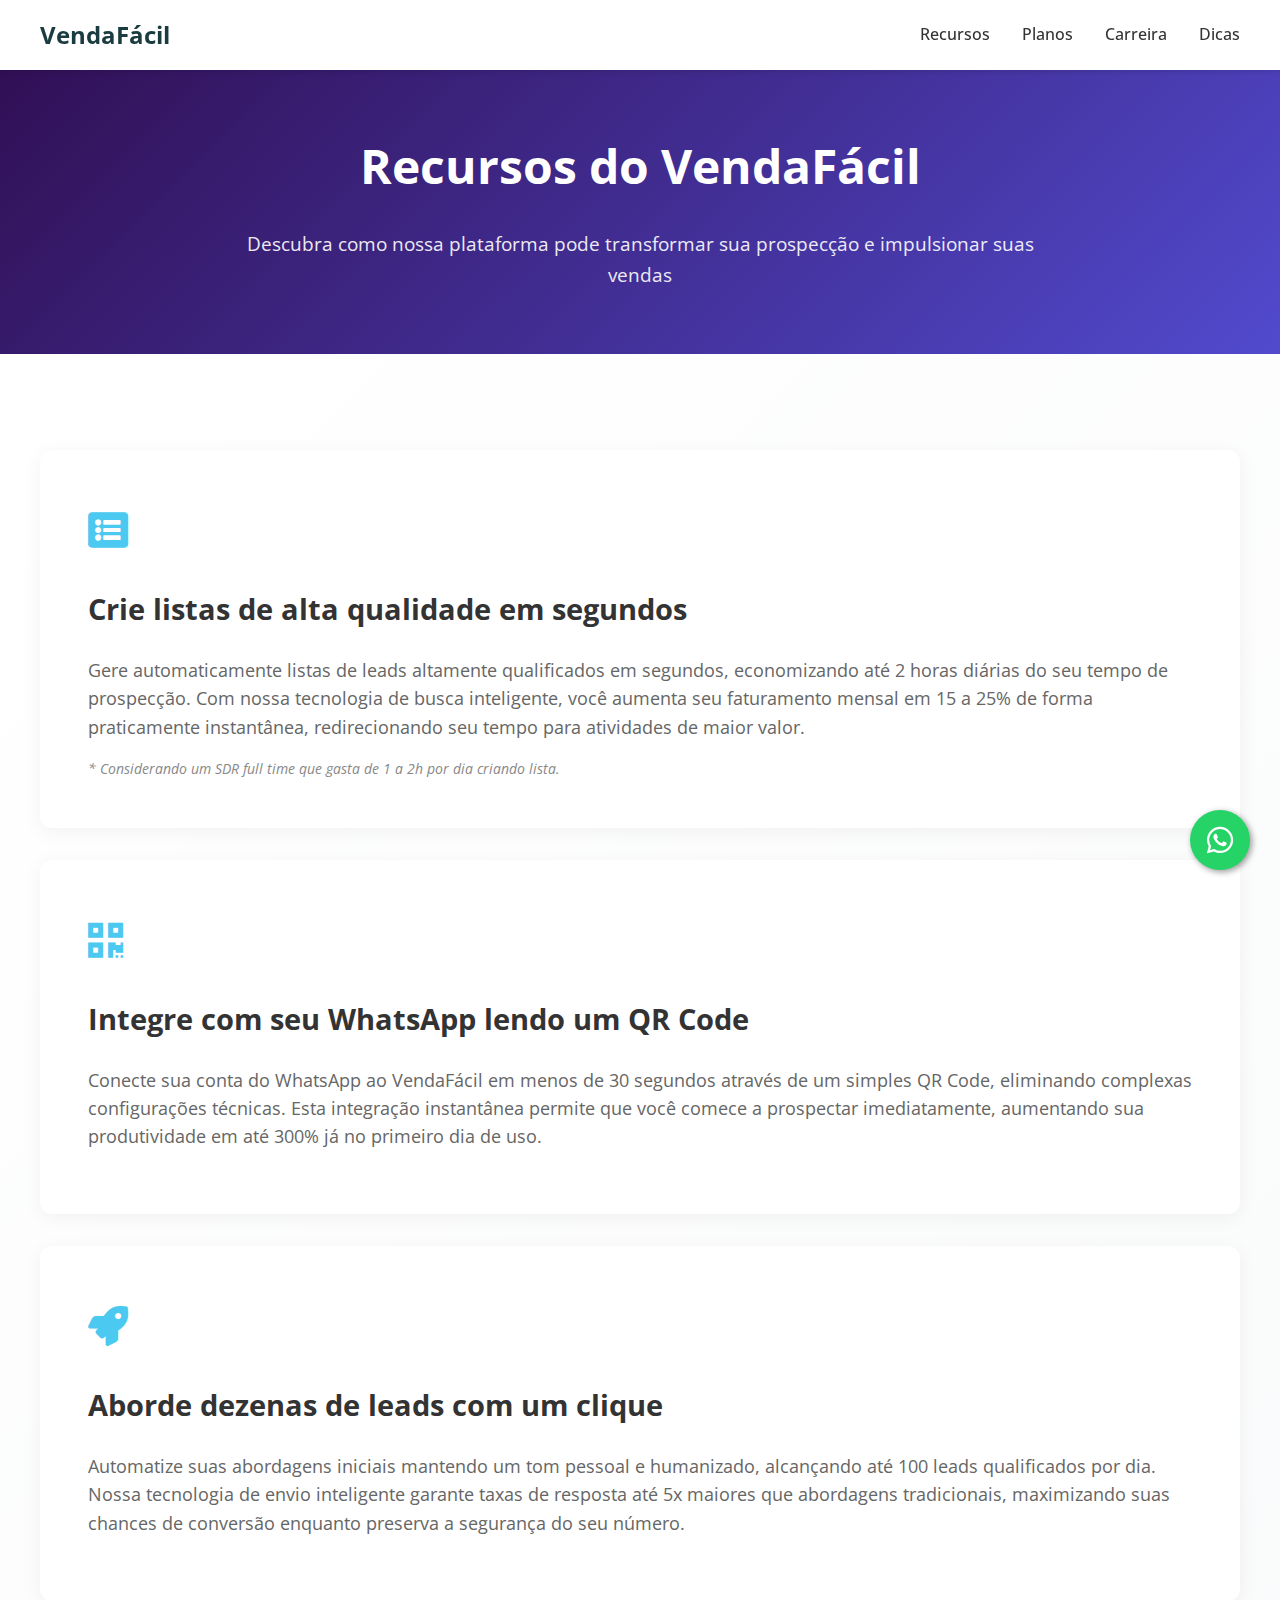
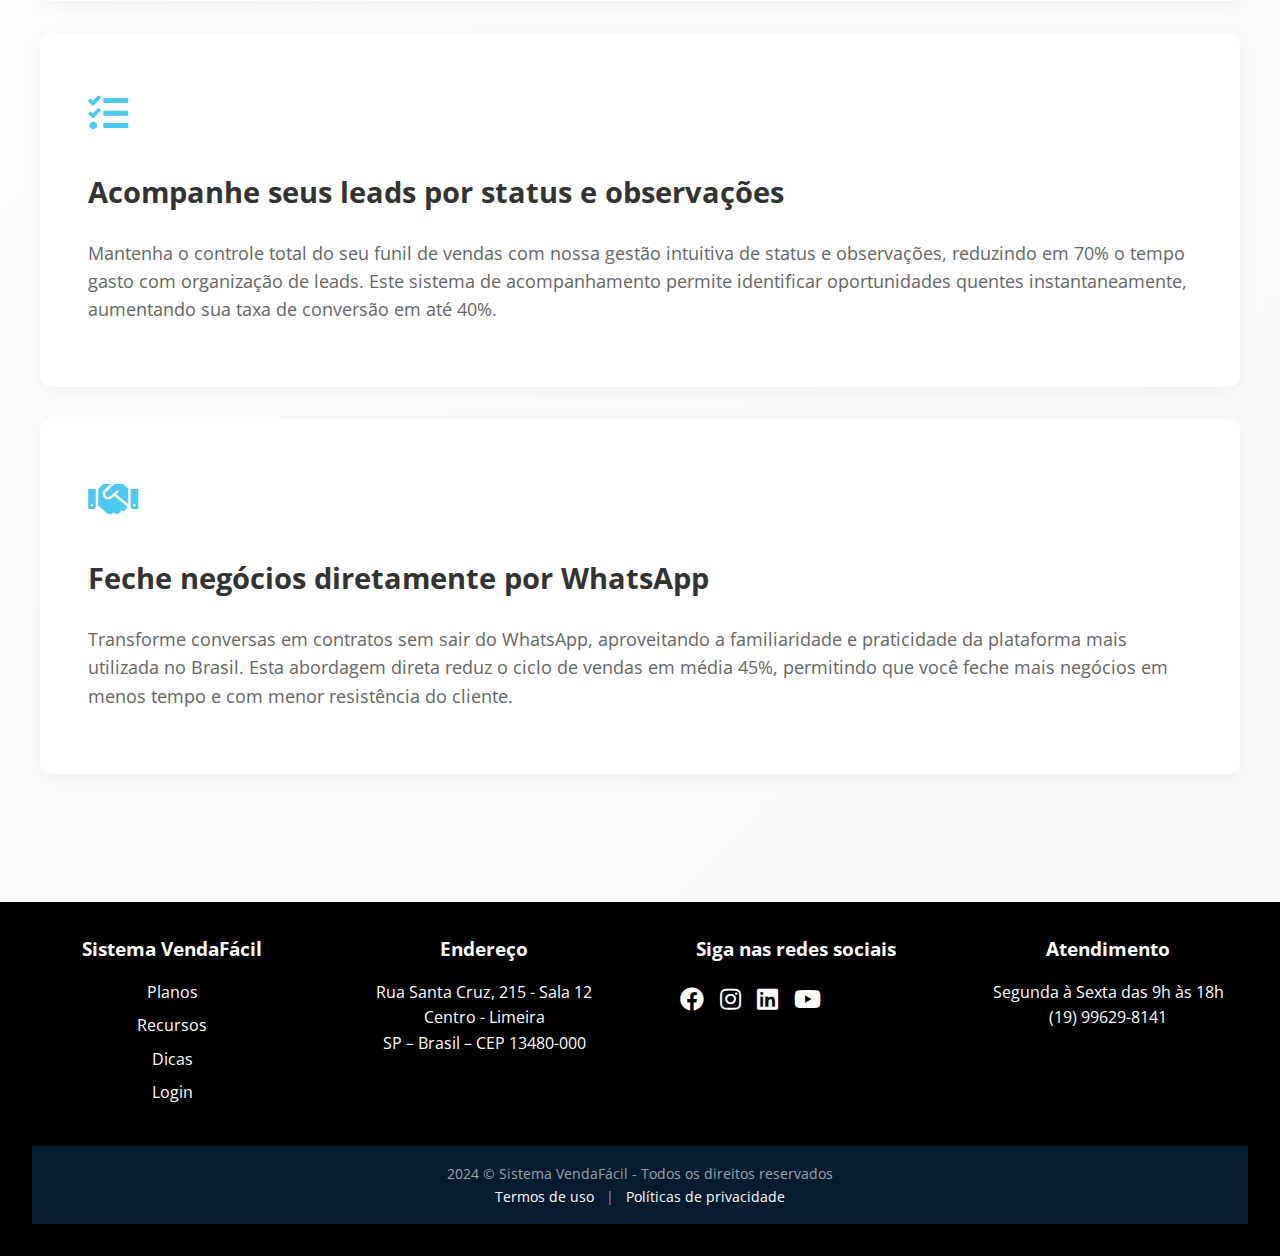
<file: recursos.html>
<!DOCTYPE html>
<html lang="pt-BR">
<head>
  <meta charset="UTF-8">
  <meta name="description" content="VendaFácil - Recursos e funcionalidades para automatizar sua prospecção e aumentar suas vendas.">
  <meta name="keywords" content="Automação de Vendas, Prospecção Automática, Geração de Leads, WhatsApp Marketing, Inteligência Artificial, Escalar Negócios">
  <meta name="author" content="VendaFácil">
  <meta name="viewport" content="width=device-width, initial-scale=1.0">
  <title>Recursos | VendaFácil</title>
  <link rel="icon" href="public/favicon.png" type="image/png">
  <link href="https://fonts.googleapis.com/css2?family=Open+Sans:wght@400;600;700&display=swap" rel="stylesheet">
  <link rel="stylesheet" href="https://cdnjs.cloudflare.com/ajax/libs/font-awesome/5.15.4/css/all.min.css">
  <link rel="stylesheet" href="styles.css">
  <style>
    .feature-section {
      padding: 6rem 2rem;
      background: linear-gradient(135deg, #ffffff, #f8f9fa);
    }
    
    .feature-container {
      max-width: 1200px;
      margin: 0 auto;
    }
    
    .feature-card {
      background: white;
      padding: 3rem;
      margin-bottom: 2rem;
      border-radius: 12px;
      box-shadow: 0 4px 20px rgba(0, 0, 0, 0.05);
      transition: transform 0.3s ease;
    }
    
    .feature-card:hover {
      transform: translateY(-5px);
    }
    
    .feature-icon {
      font-size: 2.5rem;
      color: #4cc9f0;
      margin-bottom: 1.5rem;
    }
    
    .feature-title {
      font-size: 1.8rem;
      color: #333;
      margin-bottom: 1.5rem;
    }
    
    .feature-description {
      font-size: 1.1rem;
      color: #666;
      line-height: 1.6;
      margin-bottom: 1rem;
    }
    
    .feature-note {
      font-size: 0.9rem;
      color: #888;
      font-style: italic;
    }

    .hero-recursos {
      background: linear-gradient(135deg, rgba(36, 0, 70, 0.95), rgba(63, 55, 201, 0.9));
      padding: 8rem 2rem 4rem;
      text-align: center;
      color: white;
    }

    .hero-recursos h1 {
      font-size: 3rem;
      margin-bottom: 1.5rem;
    }

    .hero-recursos p {
      font-size: 1.2rem;
      max-width: 800px;
      margin: 0 auto;
      opacity: 0.9;
    }
  </style>
</head>
<body>
  <nav class="navbar">
    <div class="nav-container">
      <a href="/" class="nav-logo">VendaFácil</a>
      <div class="nav-links">
        <a href="recursos.html" class="active">Recursos</a>
        <a href="planos.html">Planos</a>
        <a href="index.html">Carreira</a>
        <a href="dicas.html">Dicas</a>
      </div>
    </div>
  </nav>

  <header class="hero-recursos">
    <h1>Recursos do VendaFácil</h1>
    <p>Descubra como nossa plataforma pode transformar sua prospecção e impulsionar suas vendas</p>
  </header>

  <main class="feature-section">
    <div class="feature-container">
      <div class="feature-card">
        <div class="feature-icon">
          <i class="fas fa-list-alt"></i>
        </div>
        <h2 class="feature-title">Crie listas de alta qualidade em segundos</h2>
        <p class="feature-description">
          Gere automaticamente listas de leads altamente qualificados em segundos, economizando até 2 horas diárias do seu tempo de prospecção. Com nossa tecnologia de busca inteligente, você aumenta seu faturamento mensal em 15 a 25% de forma praticamente instantânea, redirecionando seu tempo para atividades de maior valor.
        </p>
        <p class="feature-note">* Considerando um SDR full time que gasta de 1 a 2h por dia criando lista.</p>
      </div>

      <div class="feature-card">
        <div class="feature-icon">
          <i class="fas fa-qrcode"></i>
        </div>
        <h2 class="feature-title">Integre com seu WhatsApp lendo um QR Code</h2>
        <p class="feature-description">
          Conecte sua conta do WhatsApp ao VendaFácil em menos de 30 segundos através de um simples QR Code, eliminando complexas configurações técnicas. Esta integração instantânea permite que você comece a prospectar imediatamente, aumentando sua produtividade em até 300% já no primeiro dia de uso.
        </p>
      </div>

      <div class="feature-card">
        <div class="feature-icon">
          <i class="fas fa-rocket"></i>
        </div>
        <h2 class="feature-title">Aborde dezenas de leads com um clique</h2>
        <p class="feature-description">
          Automatize suas abordagens iniciais mantendo um tom pessoal e humanizado, alcançando até 100 leads qualificados por dia. Nossa tecnologia de envio inteligente garante taxas de resposta até 5x maiores que abordagens tradicionais, maximizando suas chances de conversão enquanto preserva a segurança do seu número.
        </p>
      </div>

      <div class="feature-card">
        <div class="feature-icon">
          <i class="fas fa-tasks"></i>
        </div>
        <h2 class="feature-title">Acompanhe seus leads por status e observações</h2>
        <p class="feature-description">
          Mantenha o controle total do seu funil de vendas com nossa gestão intuitiva de status e observações, reduzindo em 70% o tempo gasto com organização de leads. Este sistema de acompanhamento permite identificar oportunidades quentes instantaneamente, aumentando sua taxa de conversão em até 40%.
        </p>
      </div>

      <div class="feature-card">
        <div class="feature-icon">
          <i class="fas fa-handshake"></i>
        </div>
        <h2 class="feature-title">Feche negócios diretamente por WhatsApp</h2>
        <p class="feature-description">
          Transforme conversas em contratos sem sair do WhatsApp, aproveitando a familiaridade e praticidade da plataforma mais utilizada no Brasil. Esta abordagem direta reduz o ciclo de vendas em média 45%, permitindo que você feche mais negócios em menos tempo e com menor resistência do cliente.
        </p>
      </div>
    </div>
  </main>

  <footer style="background-color: #000; color: #fff; padding: 2rem; font-family: sans-serif;">
    <div class="footer-container" style="display: flex; flex-wrap: wrap; justify-content: space-between;">
      <!-- Left Column: Menu Links -->
      <div class="footer-column" style="flex: 1 1 200px; margin: 0 1rem;">
        <h3 style="margin-bottom: 1rem;">Sistema VendaFácil</h3>
        <ul style="list-style: none; padding: 0; margin: 0;">
          <li style="margin-bottom: 0.5rem;">
            <a href="planos.html" style="color: #fff; text-decoration: none;">Planos</a>
          </li>
          <li style="margin-bottom: 0.5rem;">
            <a href="recursos.html" style="color: #fff; text-decoration: none;">Recursos</a>
          </li>
          <li style="margin-bottom: 0.5rem;">
            <a href="dicas.html" style="color: #fff; text-decoration: none;">Dicas</a>
          </li>
          <li style="margin-bottom: 0.5rem;">
            <a href="https://frontcarry-production.up.railway.app/" style="color: #fff; text-decoration: none;">Login</a>
          </li>
        </ul>
      </div>
      
      <!-- Middle Column: Address -->
      <div class="footer-column" style="flex: 1 1 200px; margin: 0 1rem;">
        <h3 style="margin-bottom: 1rem;">Endereço</h3>
        <address style="font-style: normal;">
          Rua Santa Cruz, 215 - Sala 12<br>
          Centro - Limeira<br>
          SP – Brasil – CEP 13480-000
        </address>
      </div>
      
      <!-- Middle Column: Social Media -->
      <div class="footer-column" style="flex: 1 1 200px; margin: 0 1rem;">
        <h3 style="margin-bottom: 1rem;">Siga nas redes sociais</h3>
        <div style="display: flex; gap: 1rem;">
          <a href="https://facebook.com" style="color: #fff; font-size: 1.5rem;" target="_blank">
            <i class="fab fa-facebook"></i>
          </a>
          <a href="https://instagram.com" style="color: #fff; font-size: 1.5rem;" target="_blank">
            <i class="fab fa-instagram"></i>
          </a>
          <a href="https://linkedin.com" style="color: #fff; font-size: 1.5rem;" target="_blank">
            <i class="fab fa-linkedin"></i>
          </a>
          <a href="https://youtube.com" style="color: #fff; font-size: 1.5rem;" target="_blank">
            <i class="fab fa-youtube"></i>
          </a>
        </div>
      </div>
      
      <!-- Right Column: Contact/Support -->
      <div class="footer-column" style="flex: 1 1 200px; margin: 0 1rem;">
        <h3 style="margin-bottom: 1rem;">Atendimento</h3>
        <p>
          Segunda à Sexta das 9h às 18h<br>
          (19) 99629-8141
        </p>
      </div>
    </div>
    
    <!-- Bottom Bar: Copyright -->
    <div class="footer-bottom" style="text-align: center; margin-top: 2rem;">
      <p>2024 © Sistema VendaFácil - Todos os direitos reservados</p>
      <p>
        <a href="#termos" style="color: #fff; text-decoration: none; margin-right: 0.5rem;">Termos de uso</a> | 
        <a href="#politicas" style="color: #fff; text-decoration: none; margin-left: 0.5rem;">Políticas de privacidade</a>
      </p>
    </div>
  </footer>

  <a href="https://wa.me/5519996298141" class="whatsapp-float" target="_blank">
    <i class="fab fa-whatsapp"></i>
  </a>
</body>
</html>
</file>
<file: styles.css>
/* Variáveis de cores */
:root {
  --primary: #1A3C40;
  --accent: #4cc9f0;
  --light: #f8f9fa;
}

/* Reset básico */
* {
  margin: 0;
  padding: 0;
  box-sizing: border-box;
  font-family: 'Open Sans', sans-serif;
}

body {
  background-color: #fafafa;
  color: #333;
  line-height: 1.6;
}

/* Hero Section */
.hero {
  background: linear-gradient(135deg, rgba(36, 0, 70, 0.95), rgba(63, 55, 201, 0.9));
  min-height: 80vh;
  display: flex;
  flex-direction: column;
  justify-content: center;
  align-items: center;
  padding: 4rem 2rem;
  text-align: center;
}

.hero h1 {
  font-size: 3.5rem;
  font-weight: 800;
  color: white;
  margin-bottom: 1rem;
}

.hero h2 {
  color: #ffffff;
  font-size: 2rem;
  margin-bottom: 1.5rem;
}

.hero p {
  font-size: 1.3rem;
  max-width: 800px;
  margin: 0 auto 2rem;
  color: rgba(255, 255, 255, 0.9);
}

/* Botões */
.hero-button {
  display: inline-block;
  padding: 1rem 2rem;
  font-size: 1.2rem;
  font-weight: 600;
  color: #fff;
  background: #4cc9f0;
  border-radius: 50px;
  text-decoration: none;
  transition: all 0.3s ease;
}

.hero-button:hover {
  transform: translateY(-3px);
  background: #3ab8df;
}

/* Sections */
.section-color {
  background: #ffffff;
  padding: 4rem 2rem;
  margin-bottom: 2rem;
  border-radius: 8px;
  box-shadow: 0 2px 10px rgba(0, 0, 0, 0.05);
}

.section-content {
  max-width: 1200px;
  margin: 0 auto;
}

.section-content h2 {
  font-size: 2.5rem;
  text-align: center;
  margin-bottom: 3rem;
  color: #333;
}

.section-content p {
  text-align: center;
  font-size: 1.2rem;
  margin-bottom: 2rem;
  color: #666;
}

/* Lista de benefícios */
.section-content ul {
  max-width: 800px;
  margin: 0 auto;
  list-style: none;
}

.section-content ul li {
  margin-bottom: 1.5rem;
  font-size: 1.1rem;
  padding-left: 2rem;
  position: relative;
}

.section-content ul li strong {
  color: #333;
  display: block;
  margin-bottom: 0.5rem;
}

/* Cards Container */
.cards-container, .antes-depois-container {
  display: grid;
  grid-template-columns: repeat(auto-fit, minmax(280px, 1fr));
  gap: 2rem;
  margin-top: 2rem;
}

/* Cards */
.card, .antes-depois-card {
  background: white;
  padding: 2rem;
  border-radius: 12px;
  box-shadow: 0 4px 16px rgba(0, 0, 0, 0.1);
  transition: transform 0.3s ease;
}

.card:hover, .antes-depois-card:hover {
  transform: translateY(-5px);
}

.card h3, .antes-depois-card h3 {
  color: #333;
  font-size: 1.4rem;
  margin-bottom: 1.5rem;
  text-align: center;
}

.card p, .antes-depois-card ul {
  color: #666;
}

/* Antes e Depois Cards */
.antes-depois-card ul {
  list-style: none;
  padding: 0;
}

.antes-depois-card li {
  padding: 0.8rem 0;
  color: #666;
  position: relative;
  padding-left: 1.5rem;
}

.antes-depois-card li::before {
  content: '•';
  position: absolute;
  left: 0;
  color: #4cc9f0;
}

/* Pricing Section */
.pricing-section {
  background: linear-gradient(135deg, #ffffff, #f8f9fa);
}

.pricing-subtitle {
  font-size: 1.3rem;
  margin-bottom: 2rem;
}

.pricing-subtitle strong {
  color: #4cc9f0;
  font-size: 1.4rem;
}

/* CTA Final */
.cta-final {
  background: linear-gradient(135deg, rgba(36, 0, 70, 0.95), rgba(63, 55, 201, 0.9));
  color: white;
  text-align: center;
  padding: 4rem 2rem;
  border-radius: 8px;
  margin-bottom: 2rem;
}

.cta-final h3 {
  font-size: 2rem;
  margin-bottom: 1rem;
}

.cta-final p {
  font-size: 1.2rem;
  margin-bottom: 2rem;
  color: rgba(255, 255, 255, 0.9);
}

/* Button Container */
.button-container {
  margin: 2rem 0;
  text-align: center;
}

/* Footer */
footer {
  padding: 2rem;
  text-align: center;
  color: #666;
}

/* Responsividade */
@media (max-width: 768px) {
  .hero h1 {
    font-size: 2.5rem;
  }
  
  .hero h2 {
    font-size: 1.5rem;
  }
  
  .hero p {
    font-size: 1.1rem;
  }
  
  .section-content h2 {
    font-size: 2rem;
  }

  .section-content ul li {
    font-size: 1rem;
  }

  .antes-depois-container {
    grid-template-columns: 1fr;
  }

  .cta-final h3 {
    font-size: 1.5rem;
  }

  .cta-final p {
    font-size: 1.1rem;
  }
}

/* FAQ Section */
.faq-section {
  padding: 4rem 2rem;
}

.faq-item {
  margin-bottom: 1rem;
  border: 1px solid #eaeaea;
  border-radius: 8px;
  overflow: hidden;
  transition: all 0.3s ease;
}

.faq-item:last-of-type {
  margin-bottom: 0;
}

.question {
  background: #fff;
  padding: 1.5rem;
  cursor: pointer;
  font-weight: 600;
  display: flex;
  justify-content: space-between;
  align-items: center;
  transition: all 0.3s ease;
  color: #333;
  position: relative;
}

.question:hover {
  background-color: #f9f9f9;
}

.question::after {
  content: '+';
  font-size: 1.5rem;
  color: var(--accent);
  transition: transform 0.3s ease;
}

.question.active::after {
  content: '−';
  transform: rotate(0deg);
}

.answer {
  max-height: 0;
  overflow: hidden;
  padding: 0 1.5rem;
  transition: all 0.3s ease;
  color: #666;
  opacity: 0;
}

.answer.show {
  max-height: 1000px;
  padding: 1.5rem;
  opacity: 1;
}

@media (max-width: 768px) {
  .question {
    font-size: 1rem;
    padding: 1.2rem;
  }
  
  .answer {
    font-size: 0.9rem;
  }
}

/* WhatsApp Floating Button */
.whatsapp-float {
  position: fixed;
  bottom: 30px;
  right: 30px;
  background-color: #25d366;
  color: #fff;
  border-radius: 50%;
  width: 60px;
  height: 60px;
  display: flex;
  align-items: center;
  justify-content: center;
  font-size: 30px;
  box-shadow: 2px 2px 6px rgba(0, 0, 0, 0.4);
  z-index: 1000;
  transition: all 0.3s ease;
  text-decoration: none;
}

.whatsapp-float:hover {
  transform: scale(1.1);
  background-color: #128C7E;
  color: #fff;
}

@media (max-width: 768px) {
  .whatsapp-float {
    width: 50px;
    height: 50px;
    bottom: 20px;
    right: 20px;
    font-size: 25px;
  }
}

/* Navigation Bar */
.navbar {
  background-color: white;
  padding: 1rem 2rem;
  position: fixed;
  width: 100%;
  top: 0;
  z-index: 1000;
  box-shadow: 0 2px 4px rgba(0,0,0,0.1);
}

.nav-container {
  max-width: 1200px;
  margin: 0 auto;
  display: flex;
  justify-content: space-between;
  align-items: center;
}

.nav-logo {
  font-weight: 700;
  font-size: 1.5rem;
  color: var(--primary);
  text-decoration: none;
}

.nav-links {
  display: flex;
  gap: 2rem;
  align-items: center;
}

.nav-links a {
  color: #333;
  text-decoration: none;
  font-weight: 500;
  transition: color 0.3s ease;
}

.nav-links a:hover {
  color: var(--accent);
}

/* Footer Styles */
.footer-main {
  background-color: #0A2540;
  color: white;
  padding: 4rem 2rem;
}

.footer-container {
  max-width: 1200px;
  margin: 0 auto;
  display: grid;
  grid-template-columns: repeat(auto-fit, minmax(250px, 1fr));
  gap: 3rem;
}

.footer-section h3 {
  font-size: 1.2rem;
  margin-bottom: 1.5rem;
  color: #fff;
}

.footer-links {
  list-style: none;
  padding: 0;
}

.footer-links li {
  margin-bottom: 0.8rem;
}

.footer-links a {
  color: rgba(255,255,255,0.8);
  text-decoration: none;
  transition: color 0.3s ease;
}

.footer-links a:hover {
  color: white;
}

.footer-contact {
  color: rgba(255,255,255,0.8);
  line-height: 1.6;
}

.footer-social {
  display: flex;
  gap: 1rem;
  margin-top: 1rem;
}

.footer-social a {
  color: white;
  font-size: 1.5rem;
  transition: color 0.3s ease;
}

.footer-social a:hover {
  color: var(--accent);
}

.footer-bottom {
  background-color: #051B30;
  color: rgba(255,255,255,0.6);
  padding: 1rem;
  text-align: center;
  font-size: 0.9rem;
}

@media (max-width: 768px) {
  .navbar {
    padding: 1rem;
  }
  
  .nav-links {
    gap: 1rem;
  }
  
  .footer-container {
    grid-template-columns: 1fr;
    gap: 2rem;
  }
}
</file>
